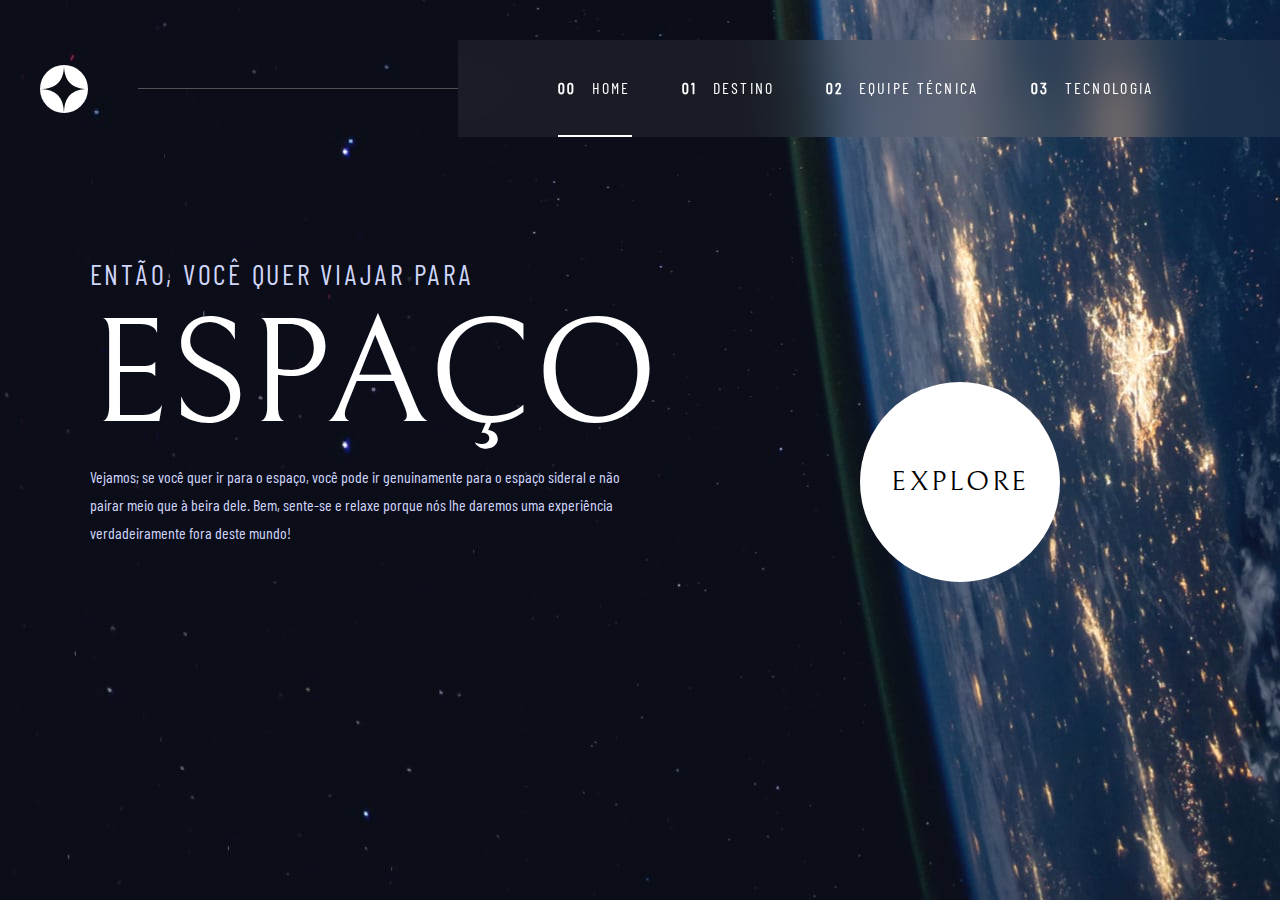
<file: index.html>
<!DOCTYPE html>
<html lang="pt-BR">

<head>
  <meta charset="UTF-8">
  <meta name="viewport" content="width=device-width, initial-scale=1.0">
  <link rel="icon" type="image/png" sizes="32x32" href="./assets/favicon-32x32.png">
  <link rel="stylesheet" href="./styles/styleGlobal.css">
  <link rel="stylesheet" href="./styles/styleHome.css">
  <style>

  </style>
  <title>Turismo espacial</title>
</head>

<body onselectstart="return false">
  <main>
    <header>
      <img class="logo" src="assets/shared/logo.svg" alt="">
      <nav>
        <ul class="menu">
          <li class="home"><a href="index.html"><strong>00</strong> HOME </a></li>
          <li class="destino"> <a href="destination-moon.html"><strong>01</strong> DESTINO</a></li>
          <li class="crewMenu"> <a href="crew-commander.html"> <strong>02</strong> EQUIPE TÉCNICA</a></li>
          <li class="tecnologia"><a href="technology-vehicle.html"> <strong>03</strong> TECNOLOGIA</a></li>
        </ul>
      </nav>

      <div class="contain-menu-icon">
        <input type="checkbox" id="mobile-menu-icon" name="cb" onclick="disparaMenu()">
        <label for="mobile-menu-icon">
          <span></span>
          <span></span>
          <span></span>
        </label>
      </div>
    </header>
    <article>
      <section class="s1">
        <h1>ENTÃO, VOCÊ QUER VIAJAR PARA</h1>
        <h2>ESPAÇO</h2>
        <p>Vejamos; se você quer ir para o espaço, você pode ir genuinamente para o espaço sideral e não pairar meio que
          à beira dele. Bem, sente-se e relaxe porque nós lhe daremos uma experiência verdadeiramente fora deste mundo!
        </p>
      </section>
      <section class="s2">
        
          <div class="explore">
            <a href="destination-moon.html">
              EXPLORE
            </a>
          </div>
 
      </section>
    </article>

  </main>
  <script src="./scripts/menuMobile.js"></script>

</body>

</html>
</file>
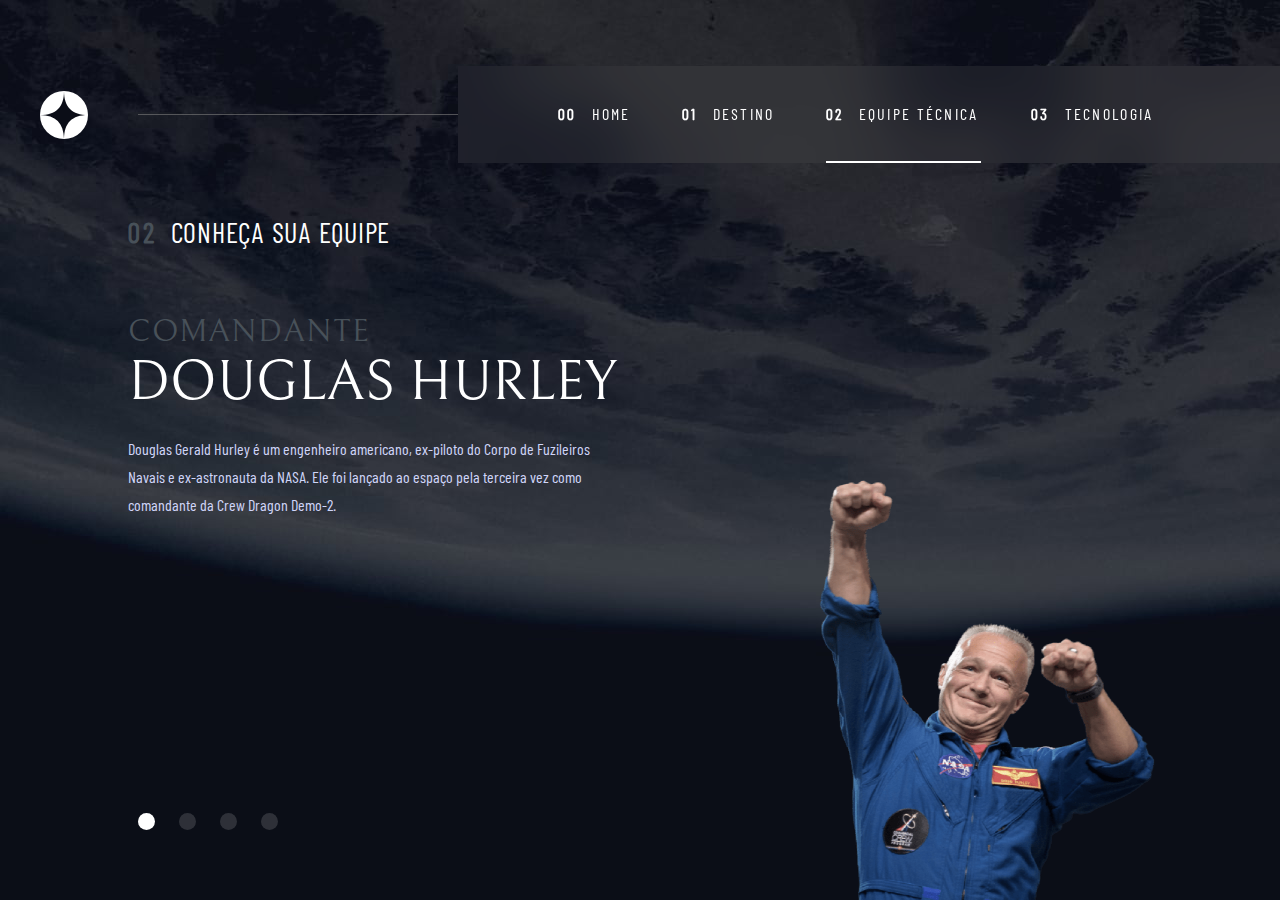
<file: crew-commander.html>
<!DOCTYPE html>
<html lang="pt-BR">
<head>
  <meta charset="UTF-8">
  <meta name="viewport" content="width=device-width, initial-scale=1.0">

  <link rel="icon" type="image/png" sizes="32x32" href="./assets/favicon-32x32.png">
  <link rel="stylesheet" href="./styles/styleCrew.css">
  <link rel="stylesheet" href="./styles/styleGlobal.css">

  <title>Turismo espacial | Equipe</title>
</head>
<body onload="upData()" onselectstart="return false">
  <main>
    <header>
      <img class="logo" src="assets/shared/logo.svg" alt="">
    <ul class="menu">
      <li class="home"><a href="index.html"><strong>00</strong> HOME </a></li>
      <li class="destino"> <a href="destination-moon.html"><strong>01</strong> DESTINO</a></li>
      <li class="crewMenu"> <a href="crew-commander.html"> <strong>02</strong> EQUIPE TÉCNICA</a></li>
      <li class="tecnologia"><a href="technology-vehicle.html"> <strong>03</strong> TECNOLOGIA</a></li>
    </ul> 
    <div class="contain-menu-icon">
      <input type="checkbox"  id="mobile-menu-icon" name="cb" onclick="disparaMenu()">
      <label for="mobile-menu-icon">
        <span></span>
        <span></span>
        <span></span>
      </label>
    </div> 
  </header>
<div class="apr">
  <h1 class="num">02 </h1>
  <h1 class="escolha"> CONHEÇA SUA EQUIPE</h1>
</div>
  <article>
    <section class="tecnico">

    <h2 id="func"></h2>

    <h3 id="nome"></h3>

    <p id="resumo"></p>

      <div class="equipe">
        <button class="radio" id="comandante"></button>
        <button class="radio" id="especialista"></button>
        <button class="radio" id="piloto"></button>
        <button class="radio" id="engenheira"></button>

      </div>
  </section>
  <section class="crew">
    <div class="containImg">
        <img src="" alt="Douglas Hurley" id="imgTec">
    </div>

  </section>
</article>

  </main>
  <script src="./scripts/crew.js"></script>
  <script src="./scripts/menuMobile.js"></script>
  
</body>
</html>
</file>
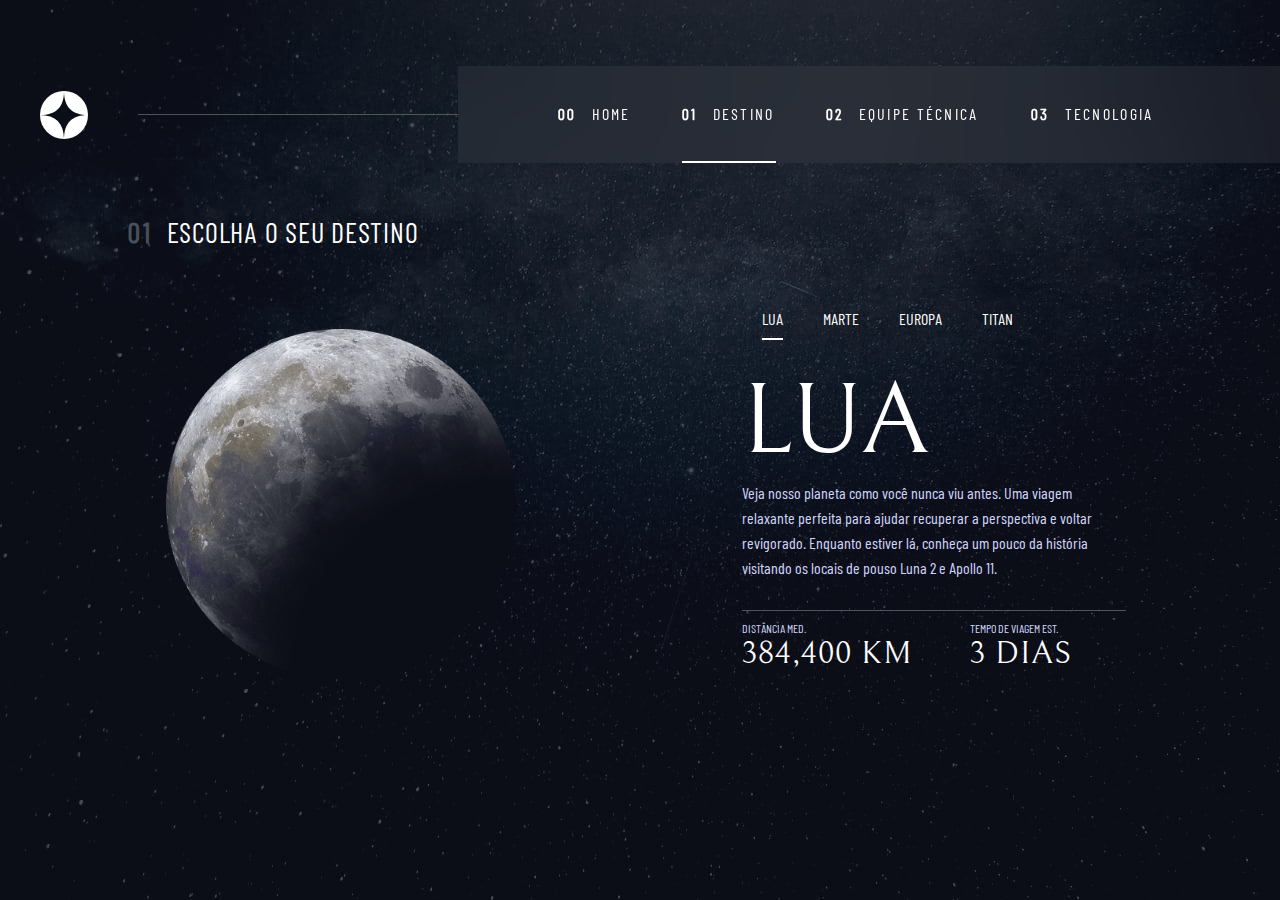
<file: destination-moon.html>
<!DOCTYPE html>
<html lang="pt-BR">

<head>
  <meta charset="UTF-8">
  <meta name="viewport" content="width=device-width, initial-scale=1.0">

  <link rel="icon" type="image/png" sizes="32x32" href="./assets/favicon-32x32.png">
  <link rel="stylesheet" href="./styles/styleDestinos.css">
  <link rel="stylesheet" href="./styles/styleGlobal.css">
  <title>Turismo Espacial | Destino</title>
</head>

<body onload="upData()" onselectstart="return false">
  <main>
    <header>
      <img class="logo" src="assets/shared/logo.svg" alt="">
      <nav>
        <ul class="menu">
          <li class="home"><a href="index.html"><strong>00</strong> HOME </a></li>
          <li class="destino"> <a href="destination-moon.html"><strong>01</strong> DESTINO</a></li>
          <li class="crewMenu"> <a href="crew-commander.html"> <strong>02</strong> EQUIPE TÉCNICA</a></li>
          <li class="tecnologia"><a href="technology-vehicle.html"> <strong>03</strong> TECNOLOGIA</a></li>
        </ul>
      </nav>

      <div class="contain-menu-icon">
        <input type="checkbox" id="mobile-menu-icon" name="cb" onclick="disparaMenu()">
        <label for="mobile-menu-icon">
          <span></span>
          <span></span>
          <span></span>
        </label>
      </div>
    </header>
    <div class="apr">
      <h1 class="num">01 </h1>
      <h1 class="escolha">ESCOLHA O SEU DESTINO</h1>
    </div>
    <article>
      <section class="contain-planet">


        <img class="lua" id="destinoImg" src="" alt="Lua">
      </section>
      <section class="info">
        <nav>
          <ul class="destinos">
            <li id="lua">LUA</li>
            <li id="marte">MARTE</li>
            <li id="europa">EUROPA</li>
            <li id="titan">TITAN</li>
          </ul>
        </nav>


        <h2 id="destinoNome"></h2>

        <p id="descricao"></p>
        <div class="linha2"></div>

        <div class="subtitulo">
          <div class="distancia">
            <h3>DISTÂNCIA MED.</h3>
            <h4 id="distancia"></h4>
          </div>

          <div class="tempo">
            <h3>TEMPO DE VIAGEM EST.</h3>
            <h4 id="tempoViagem"></h4>
          </div>


        </div>

      </section>
    </article>
  </main>


  <script src="./scripts/destination.js"></script>
  <script src="./scripts/menuMobile.js"></script>

</body>

</html>
</file>
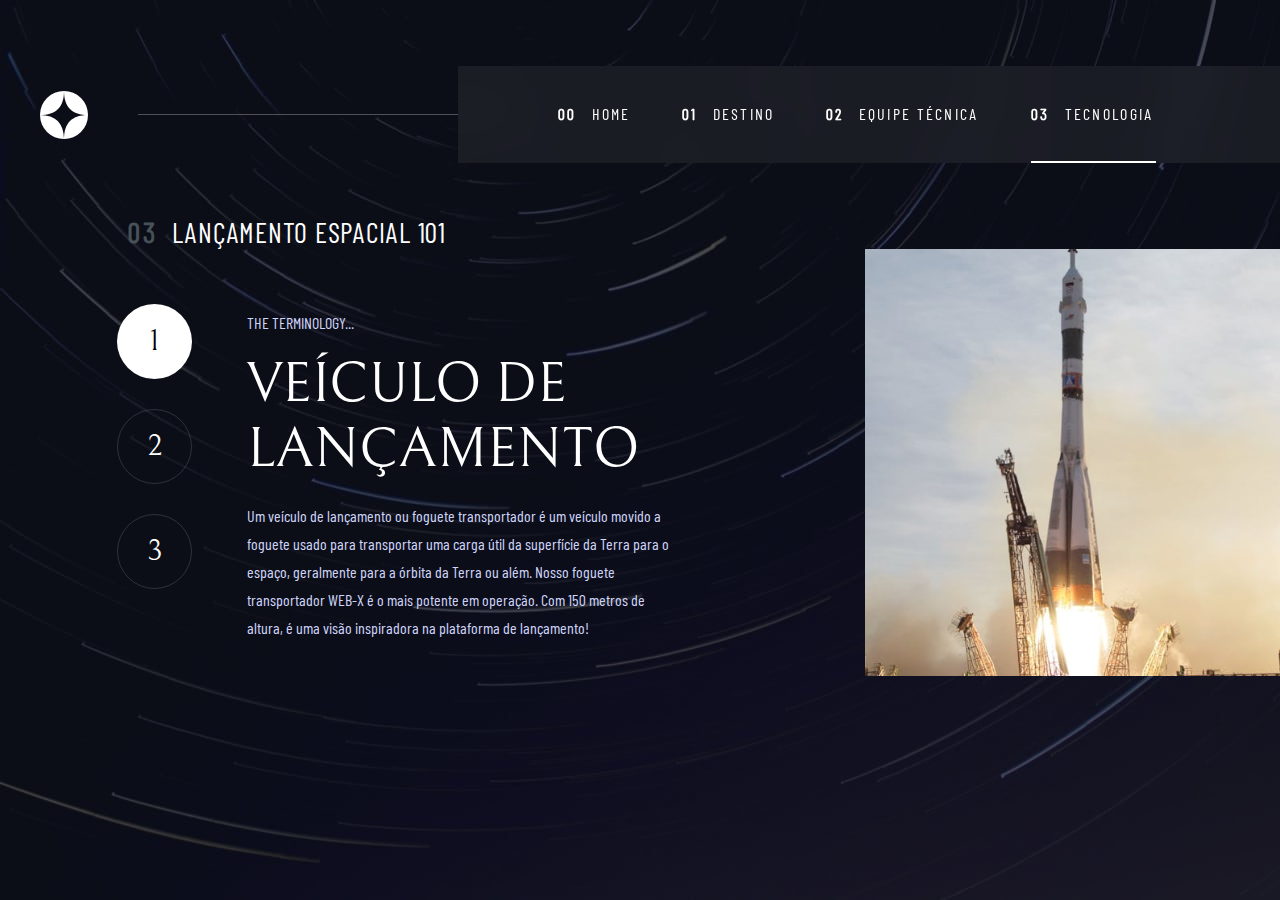
<file: technology-vehicle.html>
<!DOCTYPE html>
<html lang="pt-BR">

<head>
  <meta charset="UTF-8">
  <meta name="viewport" content="width=device-width, initial-scale=1.0">

  <link rel="icon" type="image/png" sizes="32x32" href="../assets/favicon-32x32.png">

  <link rel="stylesheet" href="./styles/styleTecnology.css">
  <link rel="stylesheet" href="./styles/styleGlobal.css">

  <style>

  </style>
  <title>Turismo espacial | Tecnologia</title>
</head>

<body onload="upData()" onselectstart="return false">
  <main>
    <header>
      <img class="logo" src="assets/shared/logo.svg" alt="">
      <nav>
          <ul class="menu">
            <li class="home"><a href="index.html"><strong>00</strong> HOME </a></li>
            <li class="destino"> <a href="destination-moon.html"><strong>01</strong> DESTINO</a></li>
            <li class="crewMenu"> <a href="crew-commander.html"> <strong>02</strong> EQUIPE TÉCNICA</a></li>
            <li class="tecnologia"><a href="technology-vehicle.html"> <strong>03</strong> TECNOLOGIA</a></li>
          </ul>
      </nav>

      <div class="contain-menu-icon">
        <input type="checkbox" id="mobile-menu-icon" name="cb" onclick="disparaMenu()">
        <label for="mobile-menu-icon">
          <span></span>
          <span></span>
          <span></span>
        </label>
      </div>
    </header>
    <div class="apr">
      <h1 class="num">03 </h1>
      <h1 class="escolha"> LANÇAMENTO ESPACIAL 101</h1>
    </div>
    <article>
      <section class="contain">

        <div class="container">
          <nav class="buttons">
            <button id="b1">1</button>
            <button id="b2">2</button>
            <button id="b3">3</button>
          </nav>
          <div class="info-tec">
            <p>THE TERMINOLOGY...</p>
            <h3 id="tecnologiaNome"></h3>
            <P id="descricao"></P>
          </div>
        </div>

      </section>
      <section class="tecnology">
        <img id="tecnoImg" src="" alt="">
      </section>
    </article>
  </main>
  <script src="./scripts/tecnology.js"></script>
  <script src="./scripts/menuMobile.js"></script>
</body>

</html>
</file>
<file: styles/styleGlobal.css>
* {
    margin: 0;
    padding: 0;
    box-sizing: border-box;
}

@font-face {
    font-family: barlow regular;
    src: url('../fonts/BarlowCondensed-Regular.ttf');
}

@font-face {
    font-family: bellefair;
    src: url('../fonts/Bellefair-Regular.otf');
}

main {
    height: 100vh;

}

body {
    color: #fff;
    background-repeat: no-repeat;
    height: 100vh;

}

nav {
    display: contents;
}

article {
    width: 100%;
    display: flex;
}

section {
    width: 50%;
}

header {
    position: relative;
    padding-top: 40px;
    width: 100%;
    padding-left: 40px;
}

.menu {
    background: #6b6b6b29;
    backdrop-filter: blur(25px);
    -webkit-backdrop-filter: blur(25px);
    float: right;
    list-style-type: none;
    padding-right: 8%;
    padding-left: 6%;

}

.menu li {
    font-family: barlow regular;
    float: left;
    padding-bottom: 38px;
    margin: 38px 25px 0px 25px;
    letter-spacing: 2.27px;
}

.menu li:hover {
    border-bottom: 2px solid #85868b;

}

.logo {
    margin-right: 50px;
}

ul strong {
    padding-right: 10px;
}

.num {
    color: #485159;
    font-weight: bold;
    display: inline-block;
    margin-right: 10px;
}

.escolha {
    letter-spacing: 0.75px;
    color: #fff;
    display: inline-block;
}

.menu li a {
    padding: 38px 0px
}

.menu li a :active {
    background: #6b6b6b29;
}

h1 {
    color: #d0d6f9;
    font-family: barlow regular;
    letter-spacing: 2.75px;
    font-size: 28px;
    font-weight: normal;
}

h2 {
    font-family: bellefair;
    letter-spacing: 0px;
    font-size: 100px;
    font-weight: normal;
}

h3 {
    font-family: barlow regular;
    font-size: 12px;
    font-weight: normal;
    color: #d0d6f9;
}

h4 {
    color: #fff;
    font-family: bellefair;
    letter-spacing: 1px;
    font-size: 32px;
    font-weight: normal;
}

h5 {
    color: #d0d6f9;
    font-family: barlow regular;
    letter-spacing: 2.75px;
    font-size: 28px;
    font-weight: normal;
}

p {
    font-family: barlow regular;
    color: #d0d6f9;
    line-height: 28px;
}

a {
    text-decoration: none;
    color: inherit
}
</file>
<file: styles/styleHome.css>
body {
    background-image: url('../assets/home/background-home-desktop.jpg');
    background-size: cover;
}

article {
    display: flex;
    height: 50vh;
}

section {
    width: 50%;
}

header::after {
    content: "";
    display: block;
    position: relative;
    height: 1px;
    width: 100%;
    background: #767676a6;
    order: 2;
    margin-right: -4%;

}

header {
    display: flex;
    align-items: center;
    justify-content: space-between;
    margin-bottom: 120px;
}
.explore a{
    letter-spacing: 2.75px;
    font-size: 28px;
    font-weight: normal;
    padding: 84px 24px 84px 24px;
    font-family: bellefair;
    color: #000;
}

.explore {
    display: flex;
    align-items: center;
    justify-content: center;
    cursor: pointer;
    width: 200px;
    height: 200px;
    background-color: #fff;
    border-radius: 100px;
    border: none;
    transition: box-shadow 0.5s ease-in-out;
}
.home{
    border-bottom: 2px solid #fff;
    width: 74px;
  }
  .destino{
      width: 94px;
  }
  .crewMenu{
      width: 155px;
  }
  .tecnologia{
      width: 125px;
  }

.escolha {
    letter-spacing: 0.75px;
    color: #fff;
    display: inline-block;
}

.s1 h2 {
    font-size: 150px;
}

.num {
    color: #485159;
    font-weight: bold;
    display: inline-block;
    margin-right: 10px;
}


h1 {
    margin: 0px;
}

p {
    margin-bottom: 5px;
    ;
}

h5 {
    margin-bottom: 15px
}

.s1 {
    padding-left: 7%;
}

.s2 {
    display: flex;
    justify-content: center;
    align-items: center;
}

.xp {
    color: #000;
    font-family: bellefair;
}


.explore:hover {
    box-sizing: content-box;
    border-radius: 150px;
    box-shadow: 0px 0px 0px 50px rgba(255 255 255 / 29%);

}

.home {
    border-bottom: 2px solid #fff;
}

.home:hover {
    border-bottom: 2px solid #fff !important;
}

.menu {
    display: flex;
    order: 3
}

.contain-menu-icon {
    display: none;
    float: right;
    margin-top: 30px;
    margin-right: 30px;
    position: absolute;
    right: 0px;
    top: 0px;
    z-index: 1;

}

#mobile-menu-icon {
    opacity: 0;
    position: absolute;
}

label {
    cursor: pointer;
    position: relative;
    display: block;
    width: 30px;
    height: 25px;
}

label span {
    position: absolute;
    display: block;
    width: 100%;
    height: 5px;
    border-radius: 1px;
    background-color: #fff;
    transition: 0.25s ease-in-out;
}

label span:nth-child(1) {
    top: 0
}

label span:nth-child(2) {
    top: 10px
}

label span:nth-child(3) {
    top: 20px
}

#mobile-menu-icon:checked+label span:nth-child(1) {
    transform: rotate(-45deg);
    top: 10px
}

#mobile-menu-icon:checked+label span:nth-child(2) {
    display: none;
}

#mobile-menu-icon:checked+label span:nth-child(3) {
    transform: rotate(45deg);
    top: 10px;
}

@-webkit-keyframes opacidadeOn {
    0% {
        -webkit-opacity: 0;

    }

    100% {
        -webkit-opacity: 1;
    }
}

@-webkit-keyframes opacidadeOff {
    0% {
        -webkit-opacity: 1;

    }

    100% {
        -webkit-opacity: 0;

    }
}



@media(max-width:1100px) {
    .s2 {
        margin-left: 13%;
    }
}

@media(max-width:930px) {

    body {
        background-image: url("../assets/home/background-home-tablet.jpg") !important;

    }

    article {
        flex-direction: column;
        align-items: center;
        padding-top: 50px;
    }

    .s1 {
        text-align: center;
        padding-left: 0px !important;
        width: 80vw;
        scale: 0.9;
    }
    header::after{
        display: none;
    }

    .s2 {
        margin-left: 0 !important;
    }

    header {
        padding-top: 0px !important;
        margin-bottom: 50px !important;
    }

    h1 {
        font-size: 25px;
    }

    h5 {
        margin-bottom: 5%;

    }

    p {
        margin-bottom: 25% !important;
        width: 65%;
        margin: 0 auto;
    }

    li strong {
        display: none;
    }

    .menu {
        padding-right: 6% !important;
        padding-left: 4% !important;
    }
    .menu li{
        margin: 38px 20px 0px 20px !important;
        text-align: center;
      }
      .home{
        width: 57px;
      }
      .destino{
          width: 70px;
      }
      .crewMenu{
        width: 122px;
      }
      .tecnologia{
          width: 95px;
      }
    

}

@media (max-width:650px) {
    body {
        background-image: url('../assets/home/background-home-mobile.jpg') !important;
    }

    .menu {
        display: none;
        flex-direction: column;
        position: absolute;
        top: 0;
        right: 0;
        z-index: 1;
    }

    .contain-menu-icon {
        display: block;
    }

    .s1 {
        width: 100%;
    }

    .s2 {
        height: 100vh;
    }

    .s1 h2 {
        font-size: 80px;
        margin-bottom: 15px;
    }

    h1 {
        font-size: 20px;
        margin-bottom: 20px;
    }

    h5 {
        font-size: 20px;
    }

    p {
        margin-bottom: 20% !important;
        width: 95%;
    }
    .logo{
        margin: 26px 0;
    }

    article {
        padding-top: 0px;
        height: 72vh;
    }

    .explore {
        height: 150px;
        width: 150px;
    }
    .explore a{
        font-size: 20px;
        padding: 65px 24px 65px 24px;
        color: #000;
    }
}
</file>
<file: styles/styleCrew.css>
body {
  background-image: url('../assets/crew/background-crew-desktop.jpg');
  background-size: cover;
}

header {
  height: 21%;
  margin-bottom: 2%;
  display: flex;
  align-items: center;
  justify-content: space-between;
}
header::after {
  content: "";
  display: block;
  position: relative;
  height: 1px;
  width: 100%;
  background: #767676a6;
  order: 2;
  margin-right: -4%;

}

.home{
  width: 74px;
}
.destino{
    width: 94px;
}
.crewMenu{
    width: 155px;
}
.tecnologia{
    width: 125px;
}

article {
  height: 55%;
}

.crew img {
  height: 475px;
  ;
  width: 369px;
}

section h4 {
  font-family: bellrfair;
  color: #485159;
  margin-bottom: 10px;
}

section h3 {
  margin-bottom: 20px;
}

.tecnico {
  margin-left: 10%;
  padding-right: 0%;
  width: 60%;
}

.tecnico h2 {
  font-family: bellrfair;
  color: #485159;
  font-family: bellefair;
  letter-spacing: 1px;
  font-size: 32px;
  font-weight: normal;
}

.tecnico h3 {
  font-family: bellefair;
  font-size: 56px;
  color: #fff;

}

.apr {
  margin-bottom: 5%;
  margin-left: 10%;
}

.radio {
  width: 17px;
  height: 17px;
  margin: 10px;
  appearance: none;
  border-radius: 10px;
  background-color: rgba(255, 255, 255, 0.144);
  cursor: pointer;
  position: relative;
  border: 0px;
}

.radio:before {
  position: absolute;
  content: '';
  width: 17px;
  height: 17px;
  background: #fff;
  border-radius: 10px;
  opacity: 0;
  transition: all 300ms ease-in-out;

}

.radio:hover {
  background-color: #85868b;
  transition: all 300ms ease-in-out;
}

.radio:checked:before {
  opacity: 1;
}

.crewMenu {
  border-bottom: 2px solid #fff;
}

.crewMenu:hover {
  border-bottom: 2px solid #fff !important;
}


.buttons button:hover {
  border: 1px solid #fff;
  transition: all 300ms ease-in-out;
  cursor: pointer;
}

.crew {
  position: relative;
  width: 40%;
}

.crew img {
  position: fixed;
  bottom: 0;
}

.equipe {
  position: fixed;
  bottom: 60px;
}

.tecnico p {
  width: 70%;
}

.menu {
  display: flex;
  order: 3
}

.contain-menu-icon {
  display: none;
  float: right;
  margin-top: 30px;
  margin-right: 30px;
  position: absolute;
  right: 0px;
  top: 0px;
  z-index: 1;

}

#mobile-menu-icon {
  opacity: 0;
  position: absolute;
}

label {
  cursor: pointer;
  position: relative;
  display: block;
  width: 30px;
  height: 25px;
}

label span {
  position: absolute;
  display: block;
  width: 100%;
  height: 5px;
  border-radius: 1px;
  background-color: #fff;
  transition: 0.25s ease-in-out;
}

label span:nth-child(1) {
  top: 0
}

label span:nth-child(2) {
  top: 10px
}

label span:nth-child(3) {
  top: 20px
}

#mobile-menu-icon:checked+label span:nth-child(1) {
  transform: rotate(-45deg);
  top: 10px
}

#mobile-menu-icon:checked+label span:nth-child(2) {
  display: none;
}

#mobile-menu-icon:checked+label span:nth-child(3) {
  transform: rotate(45deg);
  top: 10px;
}


@keyframes slideGrid {
  0% {
    margin: 0px 0px 0px 50px
  }

  100% {
    margin: 0px
  }
}

@keyframes opacidadeOn {
  0% {
    opacity: 0;
  }

  100% {
    opacity: 1;
  }
}

@keyframes opacidadeOff {
  0% {
    opacity: 1;
  }

  100% {
    opacity: 0;
  }
}

@media (min-width:930px) and (max-width:1250px) {
  .equipe {
    bottom: 0px;
  }

  p {
    width: 80%;
  }

  section h3 {
    margin-bottom: 5px;
  }
}

@media(max-width:930px) {
  body {
    background-image: url(../assets/crew/background-crew-tablet.jpg);
    background-size: cover;
  }

  main {
    display: flex;
    flex-direction: column;
    justify-content: space-between;
  }

  article {
    display: grid !important;
    justify-items: center;
    text-align: center;
    height: 78%;
    width: 100%;
  }

  .crew img {
    position: inherit;
  }

  .crew {
    height: 100%;
    display: grid;
    justify-items: center;
    align-items: end;
  }

  header::after{
    display: none;
  }
  .home{
    width: 57px;
  }
  .destino{
      width: 70px;
  }
  .crewMenu{
    width: 122px;
  }
  .tecnologia{
      width: 95px;
  }
  .apr h5 {
    font-size: 20px;
  }

  .equipe {
    position: inherit;
    padding-bottom: 40px;
  }

  .tecnico {
    margin-left: 0%;
    width: 100%;
  }

  #resumo {
    width: 55%;
    height: 125px;
    margin: 0 auto;
  }

  header {
    padding-top: 0px !important;
    height: 100px;
    margin-bottom: 7%;
  }

  .menu li {
    margin-left: 20px !important;
    margin-right: 20px !important;
  }

  .menu {
    padding-left: 4% !important;
    padding-right: 6% !important;
  }

  section h3 {
    font-size: 50px;
  }

  strong {
    display: none;
  }
}

@media(max-width:650px) {
  body {
    background-image: url('../assets/crew/background-crew-mobile.jpg') !important;
    background-size: cover;
  }

  .menu {
    display: none;
    flex-direction: column;
    position: absolute;
    top: 0;
    right: 0;
    z-index: 1;
  }

  .contain-menu-icon {
    display: block;
  }

  
  article {
    display: flex !important;
    flex-direction: column-reverse;
    position: relative;
    align-items: center;
    justify-content: flex-end;
  }
  .logo{
    margin: 26px 0;
}

  main {
    justify-content: flex-start;
  }

  header {
    margin-bottom: 0;
  }

  .crew img {
    height: 220px;
    width: 195px;
  }

  section {
    width: 100%;
  }

  .crew {
    height: 100%;
    display: grid;
    justify-items: center;
    align-items: center;
    height: 55%;
    width: 100%;
    justify-content: center;
  }

  #func {
    font-size: 15px;
  }

  #nome {
    font-size: 25px;
  }

  #resumo {
    width: 90%;
    line-height: 25px !important;
  }

  .equipe {
    position: absolute;
    display: inline-table;
    top: -15px;
    z-index: 1;
  }

  .tecnico {
    position: relative;
    display: flex;
    padding-top: 10%;
    flex-direction: column;
    align-items: center;
  }

  .radio {
    width: 15px;
    height: 15px;
  }

  .apr {
    margin-bottom: 0;
    margin-left: 0;
    text-align: center;
  }

  .apr h1 {
    font-size: 20px;
  }

  .containImg {
    border-bottom: solid 1px rgba(255, 255, 255, 0.144);
    width: 42vh;
    display: flex;
    justify-content: center;
  }

}
</file>
<file: styles/styleDestinos.css>
body {
    background-image: url('../assets/destination/background-destination-desktop.jpg');
    background-size: cover;
}
h1 {
    font-family: bellefair;
    letter-spacing: 0px;
    font-size: 150px;
    font-weight: normal;
}

h2 {
    font-family: bellefair;
    font-size: 100px;
    font-weight: normal;
}

h3 {
    font-family: bellefair;
    font-size: 56px;
    font-weight: normal;
}

h4 {
    color: #d0d6f9;
    font-family: barlow regular;
    letter-spacing: 4.75px;
    font-size: 32px;
    font-weight: normal;
}

h5 {
    color: #d0d6f9;
    font-family: barlow regular;
    letter-spacing: 2.75px;
    font-size: 28px;
    font-weight: normal;
}

p {
    font-family: barlow regular;
    color: #d0d6f9;
    line-height: 25px;
}

a {
    text-decoration: none;
    color: inherit
}

header {
    height: 21%;
    margin-bottom: 2%;
    display: flex;
    align-items: center;
    justify-content: space-between;
}

header::after {
    content: "";
    display: block;
    position: relative;
    height: 1px;
    width: 100%;
    background: #767676a6;
    order: 2;
    margin-right: -4%;
  
  }
  
  .home{
    width: 74px;
  }
  .destino{
      width: 94px;
  }
  .crewMenu{
      width: 155px;
  }
  .tecnologia{
      width: 125px;
  }

.escolha {
    letter-spacing: 0.75px;
    color: #fff;
    display: inline-block;
}

.apr {
    margin-bottom: 40px;
    margin-left: 10%;
}

.subtitulo h1 {
    font-size: 28px;
    font-family: bellefair;
}

.subtitulo h2 {
    font-size: 14px;
    font-family: barlow regular;
    padding-bottom: 5px;
    color: #d0d6f9;
}

.distancia {
    margin-right: 7%;
}

.tempo {
    margin-left: 7%;
}

.destino {
    border-bottom: 2px solid #fff;
}

.destino:hover {
    border-bottom: 2px solid #fff !important;
}

.explore {
    color: #000;
    cursor: pointer;
}

.escolha {
    letter-spacing: 0.75px;
    color: #fff;
    display: inline-block;
}

.num {
    color: #485159;
    font-weight: bold;
    display: inline-block;
    margin-right: 10px;
}

ul strong {
    padding-right: 10px;
}

.destinos li {
    float: left;
    list-style-type: none;
    margin: 20px;
    margin-bottom: 25px;
    padding-bottom: 10px;
    font-family: barlow regular;
    font-size: 16px;

}

.destinos li:hover {
    padding-bottom: 10px;
    border-bottom: 2px solid #85868b;
    float: left;
    cursor: pointer;

}

.info {
    display: flex;
    flex-direction: column;
    width: 30%;
    margin-left: 8%;
}

.contain-planet {
    padding-left: 13%;
}

.linha2 {
    height: 1px;
    width: 100%;
    background-color: rgba(255, 255, 255, 0.288);
    margin-top: 40px;
    margin-bottom: 10px;
}

.subtitulo div {
    display: inline-block;
}

.borda {
    padding-bottom: 18px;
    border-bottom: 2px solid #fff !important;
}

article {
    height: 63vh;
}

.menu {
    display: flex;
    order: 3
}

.contain-menu-icon {
    display: none;
    float: right;
    margin-top: 30px;
    margin-right: 30px;
    position: absolute;
    right: 0px;
    top: 0px;
    z-index: 1;

}

#mobile-menu-icon {
    opacity: 0;
    position: absolute;
}

label {
    cursor: pointer;
    position: relative;
    display: block;
    width: 30px;
    height: 25px;
}

label span {
    position: absolute;
    display: block;
    width: 100%;
    height: 5px;
    border-radius: 1px;
    background-color: #fff;
    transition: 0.25s ease-in-out;
}

label span:nth-child(1) {
    top: 0
}

label span:nth-child(2) {
    top: 10px
}

label span:nth-child(3) {
    top: 20px
}

#mobile-menu-icon:checked+label span:nth-child(1) {
    transform: rotate(-45deg);
    top: 10px
}

#mobile-menu-icon:checked+label span:nth-child(2) {
    display: none;
}

#mobile-menu-icon:checked+label span:nth-child(3) {
    transform: rotate(45deg);
    top: 10px;
}


@keyframes slideGrid {
    0% {
        margin: 0px 50px 0px 0px
    }

    100% {
        margin: 0px
    }
}


@keyframes opacidadeOn {
    0% {
        opacity: 0;
    }

    100% {
        opacity: 1;
    }
}

@keyframes opacidadeOff {
    0% {
        opacity: 1;
    }

    100% {
        opacity: 0;
    }
}

@media(max-width:1370px) {
    .lua {
        width: 350px;
        height: 350px;
        margin-top: 40px !important;
    }

    p {
        line-height: 25px !important;
    }

    .linha2 {
        margin-top: 30px !important;
    }
}

@media(max-width:1100px) {
    .info {
        width: 36%;
        margin-left: 11%;
    }
}


@media(max-width:1000px) {
    .info {
        width: 36%;
        margin-left: 11%;
    }
}

@media (max-width:930px) {
    body {
        background-image: url('../assets/destination/background-destination-tablet.jpg') !important;
        background-size: cover !important;
    }

    .contain-planet {
        padding-left: 0% !important;
        height: 100%;
        width: 80%;
        text-align: center;
        display: grid;
        justify-items: center;
        align-items: end;

    }

    article {
        height: 78%;
        display: grid !important;
        justify-items: center;
        align-items: center;
    }

    header::after{
        display: none;
      }
      .home{
        width: 57px;
      }
      .destino{
          width: 70px;
      }
      .crewMenu{
        width: 122px;
      }
      .tecnologia{
          width: 95px;
      }
    .lua {
        margin: 0 !important;
        width: 300px;
        height: 300px;
    }

    .info {
        align-items: center;
        flex-direction: column;
        width: 80%;
        margin-left: 0% !important;
        text-align: center;

    }

    header {
        padding-top: 0px !important;
        margin-bottom: 7% !important;
    }

    p {
        width: 75%;
    }

    .subtitulo {
        width: 100%;
        margin-bottom: 5%;
    }

    .menu {
        padding-right: 6% !important;
        padding-left: 4% !important;
    }
    .menu li{
        margin: 38px 20px 0px 20px !important;
      }
    

    ul strong {
        display: none;
    }

    .apr h5 {
        font-size: 20px;
    }

    main {
        height: initial !important;
    }

}

@media (max-width:650px) {
    body {
        background-image: url('../assets/destination/background-destination-mobile.jpg') !important;
        background-size: cover !important;
        height: 100% !important;
    }

    .menu {
        display: none;
        flex-direction: column;
    }

    .contain-menu-icon {
        display: block;
    }
    .logo{
        margin: 26px 0;
    }

    .menu {
        position: absolute;
        top: 0;
        right: 0;
        z-index: 1;
    }

    header {
        margin-bottom: 0px !important;
    }

    .apr {
        margin-left: 0;
        text-align: center;
    }

    .apr h1 {
        font-size: 20px;
    }

    .lua {
        width: 235px;
        height: 235px;
    }

    .contain-planet {
        width: 80%;
    }

    .info {
        width: 100%;
    }

    #descricao {
        width: 90%;
        height: 125px
    }

    .linha2 {
        width: 85%;
    }

    .subtitulo {
        margin-bottom: 0;
    }

    .subtitulo div {
        display: inline;
    }

    .distancia {
        margin-right: 0;
    }

    .distancia h4,
    .subtitulo h4 {
        margin-bottom: 5%;
        font-size: 28px;
    }

    .tempo {
        margin-left: 0;
    }

    #destinoNome {
        font-size: 65px;
    }
}
</file>
<file: styles/styleTecnology.css>
body {
  background-image: url('../assets/technology/background-technology-desktop.jpg');
  background-size: cover;
}

header {
  height: 21%;
  margin-bottom: 2%;
  display: flex;
  align-items: center;
  justify-content: space-between;
}

article {
  height: 65%;
}


.apr {

  margin-left: 10%;
}
header::after {
  content: "";
  display: block;
  position: relative;
  height: 1px;
  width: 100%;
  background: #767676a6;
  order: 2;
  margin-right: -4%;

}

.home{
  width: 74px;
}
.destino{
    width: 94px;
}
.crewMenu{
    width: 155px;
}
.tecnologia{
    width: 125px;
}

.container {
  position: relative;
  margin-top: 40px;
}

.info-tec {
  width: 80%;
  display: inline-block;
  position: absolute;
}

.info-tec p {
  margin-top: 20px;
  width: 75%;
}

.contain {
  margin-left: 8%;
  padding-right: 0%;
  width: 60%;
}

.tecnology {
  position: relative;
  width: 40%;
}

.tecnology img {
  position: absolute;
  right: 0;
}

.menu {
  display: flex;
  order: 3
}

.contain-menu-icon {
  display: none;
  float: right;
  margin-top: 30px;
  margin-right: 30px;
  position: absolute;
  right: 0px;
  top: 0px;
  z-index: 1;

}

#mobile-menu-icon {
  opacity: 0;
  position: absolute;
}

label {
  cursor: pointer;
  position: relative;
  display: block;
  width: 30px;
  height: 25px;
}

label span {
  position: absolute;
  display: block;
  width: 100%;
  height: 5px;
  border-radius: 1px;
  background-color: #fff;
  transition: 0.25s ease-in-out;
}

label span:nth-child(1) {
  top: 0
}

label span:nth-child(2) {
  top: 10px
}

label span:nth-child(3) {
  top: 20px
}

#mobile-menu-icon:checked+label span:nth-child(1) {
  transform: rotate(-45deg);
  top: 10px
}

#mobile-menu-icon:checked+label span:nth-child(2) {
  display: none;
}

#mobile-menu-icon:checked+label span:nth-child(3) {
  transform: rotate(45deg);
  top: 10px;
}

#b1 {
  color: #000;
  background-color: #fff;
}

.tecnologia {
  border-bottom: 2px solid #fff;
}

.tecnologia:hover {
  border-bottom: 2px solid #fff !important;
}

.buttons button {
  width: 75px;
  height: 75px;
  border-radius: 40px;
  font-size: 30px;
  font-family: bellefair;
  color: #fff;
  background-color: rgba(255, 255, 255, 0);
  border: 0.5px solid rgba(255, 255, 255, 0.144);
  margin: 15px
}

.buttons {
  display: inline-block;
  width: 100px;
  margin-right: 45px;
}

#imgTec {
  width: 475px;
  height: 650px;
}

.buttons button:hover {
  border: 1px solid #fff;
  transition: all 300ms ease-in-out;
  cursor: pointer;
}

.info-tec h3 {
  font-family: bellefair;
  font-size: 56px;
  width: 100%;
  padding: 15px 0px 0px 0px;
  color: #fff
}

@media (max-width:1025px) {
  .buttons {
    margin-right: 20px;
  }
}

@keyframes slideGrid {
  0% {
    margin: 0px 50px 0px 0px
  }

  100% {
    margin: 0px
  }
}

@keyframes opacidadeOn {
  0% {
    opacity: 0;
  }

  100% {
    opacity: 1;
  }
}

@keyframes opacidadeOff {
  0% {
    opacity: 1;
  }

  100% {
    opacity: 0;
  }
}

@media (min-width:990px) {
  .tecnology img {
    width: 415px;
    height: 427px;
  }
}

@media (max-width:990px) {
  body {
    background-image: url('../assets/technology/background-technology-tablet.jpg');
    background-size: cover;
  }

  main {
    height: auto !important;
  }

  article {
    width: 100%;
    display: flex;
    flex-direction: column-reverse;
    justify-content: flex-end;
    height: 80%;
  }

  .tecnology {
    display: flex;
    position: inherit;
    width: 100%;
    height: 66%;
    justify-content: center;
  }
  header::after{
    display: none;
  }
  .home{
    width: 57px;
  }
  .destino{
      width: 70px;
  }
  .crewMenu{
    width: 122px;
  }
  .tecnologia{
      width: 95px;
  }

  .tecnology img {
    position: inherit;
    margin-top: 0px !important;
    width: 100%;
  }

  .menu {
    padding-right: 6% !important;
    padding-left: 4% !important;
  }
  .menu li{
    margin: 38px 20px 0px 20px !important;
  }

  header {
    padding-top: 0px !important;
    height: 10%;
    margin-bottom: 7%;

  }

  .menu strong {
    display: none;
  }

  #descricao {
    margin-bottom: 20px;
  }

  .contain {
    width: 100%;
    margin-left: 0;
  }

  .container {
    display: flex;
    width: 100%;
    flex-direction: column;
    align-items: center;
  }

  .info-tec {
    position: inherit;
    text-align: center;
    width: 100%;
  }

  .buttons {
    width: 325px;
    height: 100px;
    margin-right: 0px;
    margin-bottom: 25px;
  }

  .info-tec h3 {
    font-size: 45px;
    width: 100%;
    padding: 15px 0px 15px 0px;
  }

  .info-tec p {
    width: 65%;
    margin: 0 auto;
  }

  .apr {
    margin-bottom: 80px;
  }

  .apr h5 {
    font-size: 20px;
  }
}

@media (max-width:650px) {
  body {
    background-image: url('../assets/technology/background-technology-mobile.jpg');
  }

  .menu {
    display: none;
    flex-direction: column;
    position: absolute;
    top: 0;
    right: 0;
    z-index: 1;

}
  .contain-menu-icon{
    display:block;
  }

  .contain-menu-icon {
    display: block;
  }
  .logo{
    margin: 26px 0;
}

  .buttons {
    width: 200px;
    height: 70px;
    margin-right: 0px;
    margin-bottom: 10px;
    display: flex;
    justify-content: space-between;
  }

  .buttons button {
    width: 45px;
    height: 45px;
    margin: 10px;
    font-size: 20px;
  }

  .info-tec h3 {
    font-size: 25px;
    padding: 10px 0px 15px 0px;
  }

  .apr h1 {
    font-size: 20px;
  }

  .apr {
    margin-bottom: 40px;
    text-align: center;
  }

  .info-tec p {
    width: 85%;
    line-height: 25px !important;
  }

  header {
    margin-bottom: 0%;
  }

}
</file>
